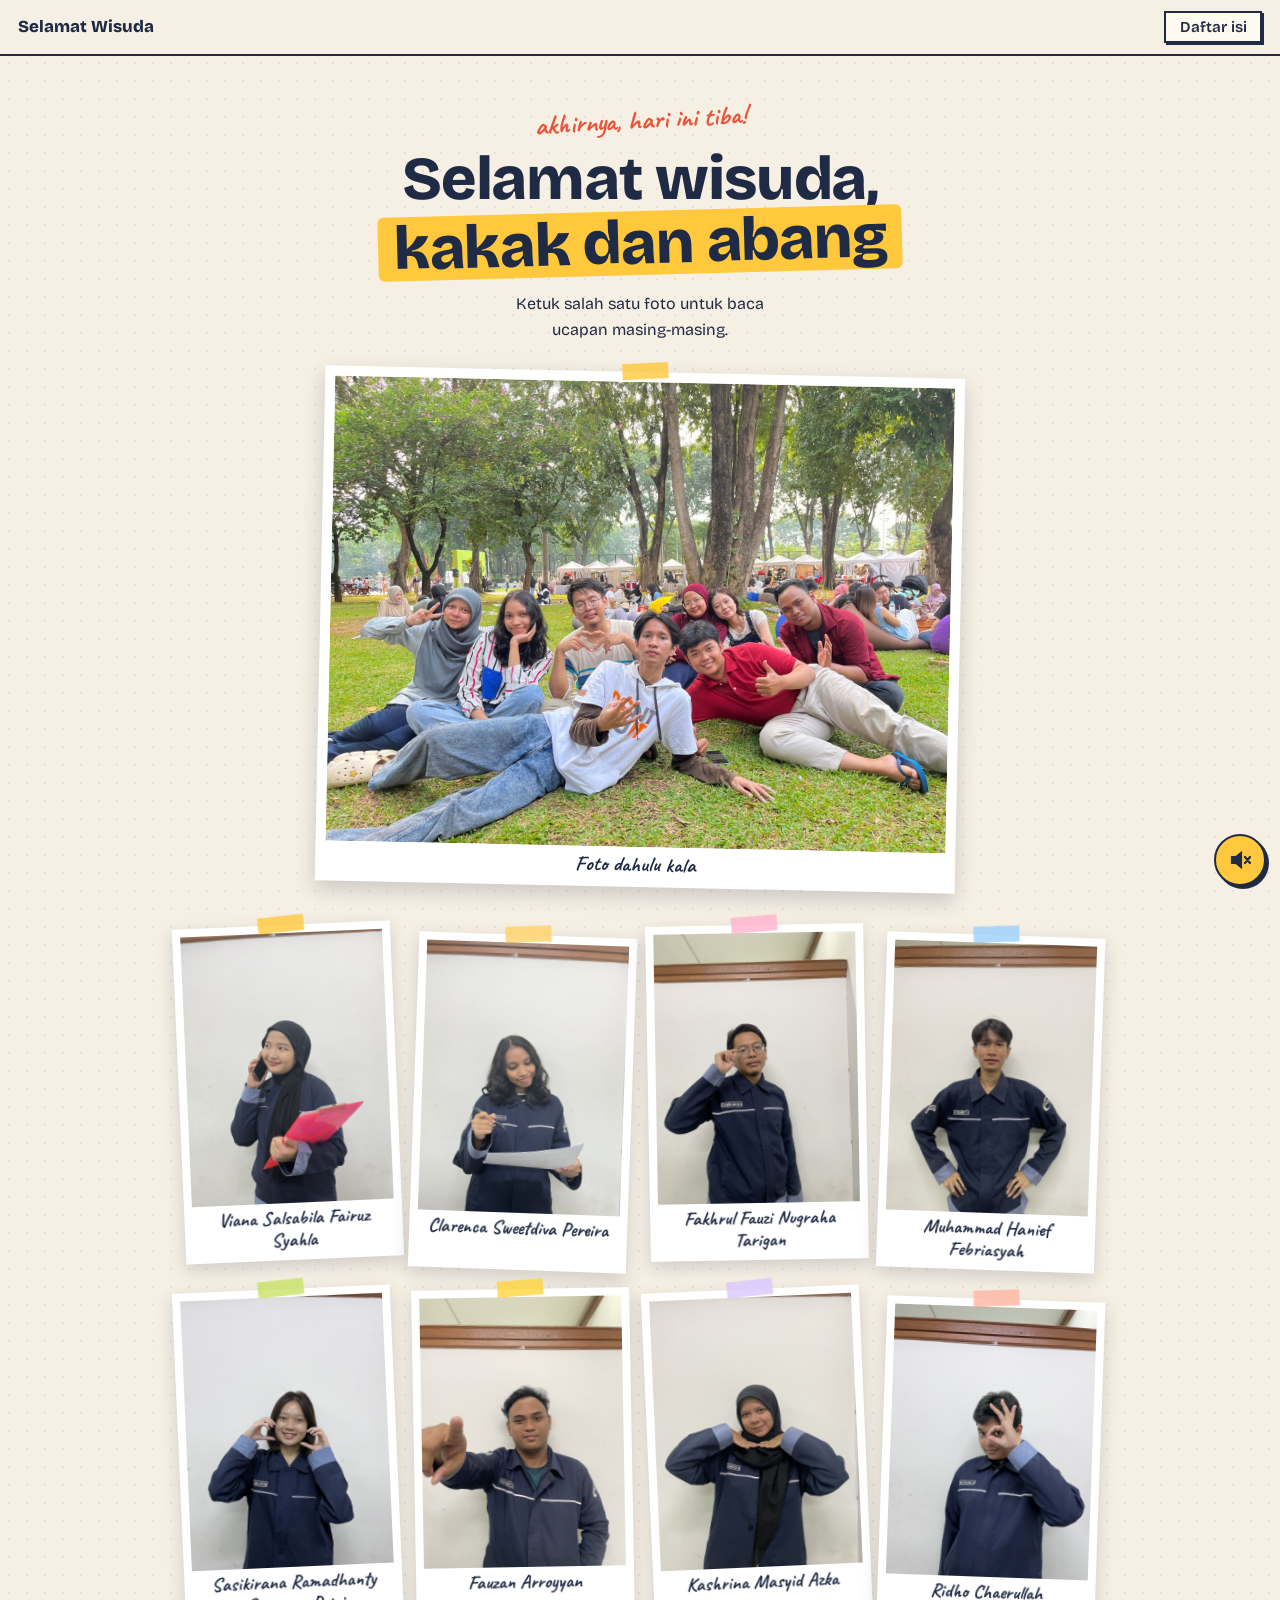
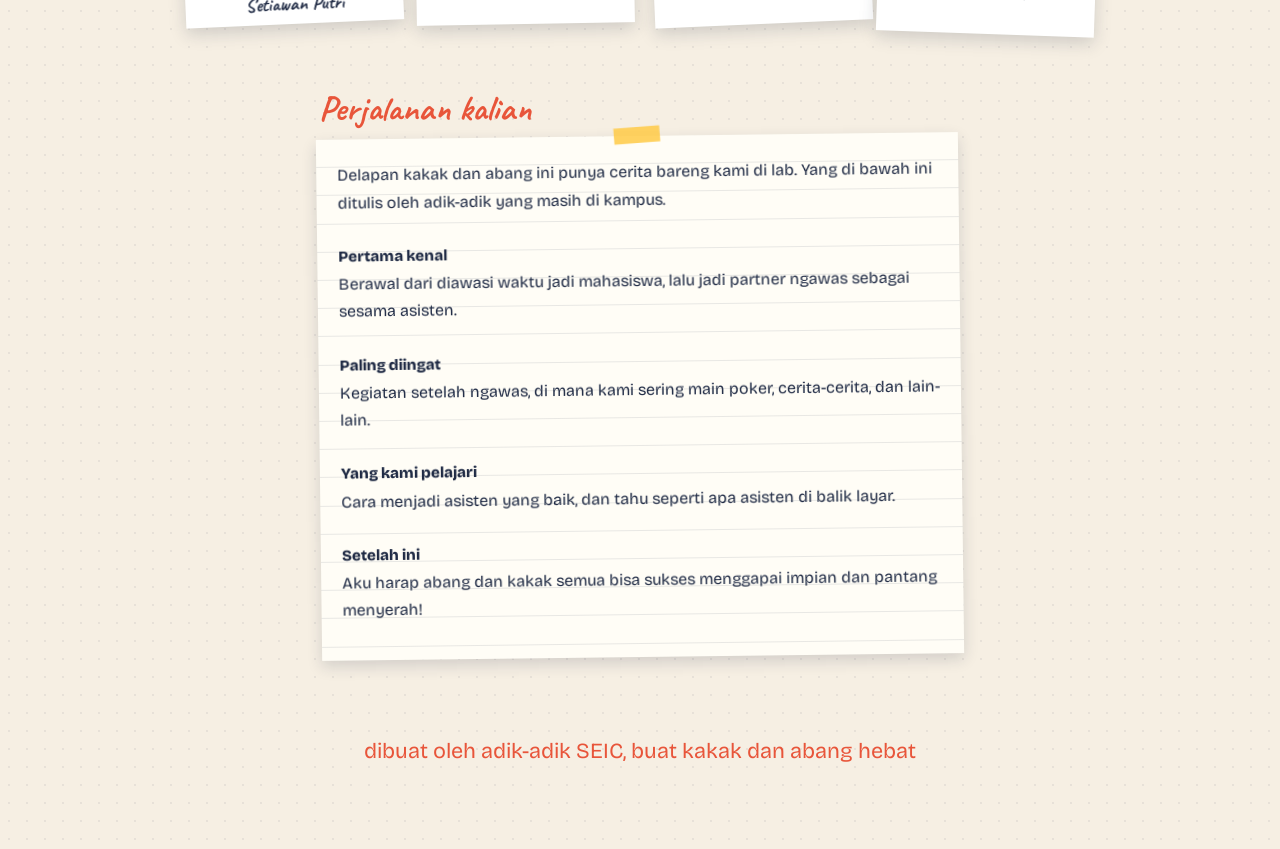
<file: index.html>
<!DOCTYPE html>
<html lang="id"><head>
<meta charset="UTF-8">
<meta name="viewport" content="width=device-width,initial-scale=1,viewport-fit=cover">
<meta name="description" content="Ucapan selamat wisuda untuk 8 kakak tingkat kami.">
<meta name="theme-color" content="#1a2747">
<meta property="og:title" content="Selamat wisuda, kakak-kakak">
<meta property="og:description" content="Ucapan selamat wisuda untuk 8 kakak tingkat kami.">
<meta property="og:image" content="https://USERNAME.github.io/NAMA-REPO/img/bareng.jpg">
<link rel="icon" href="data:image/svg+xml,%3Csvg xmlns='http://www.w3.org/2000/svg' viewBox='0 0 100 100'%3E%3Crect width='100' height='100' fill='%231f2a44'/%3E%3Ccircle cx='50' cy='50' r='26' fill='%23ffc83d'/%3E%3C/svg%3E">
<link rel="stylesheet" href="style.css">
<title>Selamat wisuda, kakak-kakak</title>
</head>
<body data-page="0">
<main>
<header class="hero">
  <span class="hand">akhirnya, hari ini tiba!</span>
  <h1>Selamat wisuda, <mark>kakak dan abang</mark></h1>
  <p>Ketuk salah satu foto untuk baca ucapan masing-masing.</p>
</header>
<section class="bareng">
  <figure class="tape"><div class="foto" data-label="img/bareng.jpg"><img fetchpriority="high" decoding="async" src="img/bareng.jpg" alt="Foto bareng"></div>
  <figcaption>Foto dahulu kala</figcaption></figure>
</section>
<section id="galeri" class="galeri"></section>
<section class="cerita">
  <h2>Perjalanan kalian</h2>
  <div class="memo tape">
    <p>Delapan kakak dan abang ini punya cerita bareng kami di lab. Yang di bawah ini ditulis oleh adik-adik yang masih di kampus.</p>
    <div class="baris"><b>Pertama kenal</b><p>Berawal dari diawasi waktu jadi mahasiswa, lalu jadi partner ngawas sebagai sesama asisten.</p></div>
    <div class="baris"><b>Paling diingat</b><p>Kegiatan setelah ngawas, di mana kami sering main poker, cerita-cerita, dan lain-lain.</p></div>
    <div class="baris"><b>Yang kami pelajari</b><p>Cara menjadi asisten yang baik, dan tahu seperti apa asisten di balik layar.</p></div>
    <div class="baris"><b>Setelah ini</b><p>Aku harap abang dan kakak semua bisa sukses menggapai impian dan pantang menyerah!</p></div>
  </div>
</section>
</main>
<script src="script.js"></script>
</body></html>
</file>
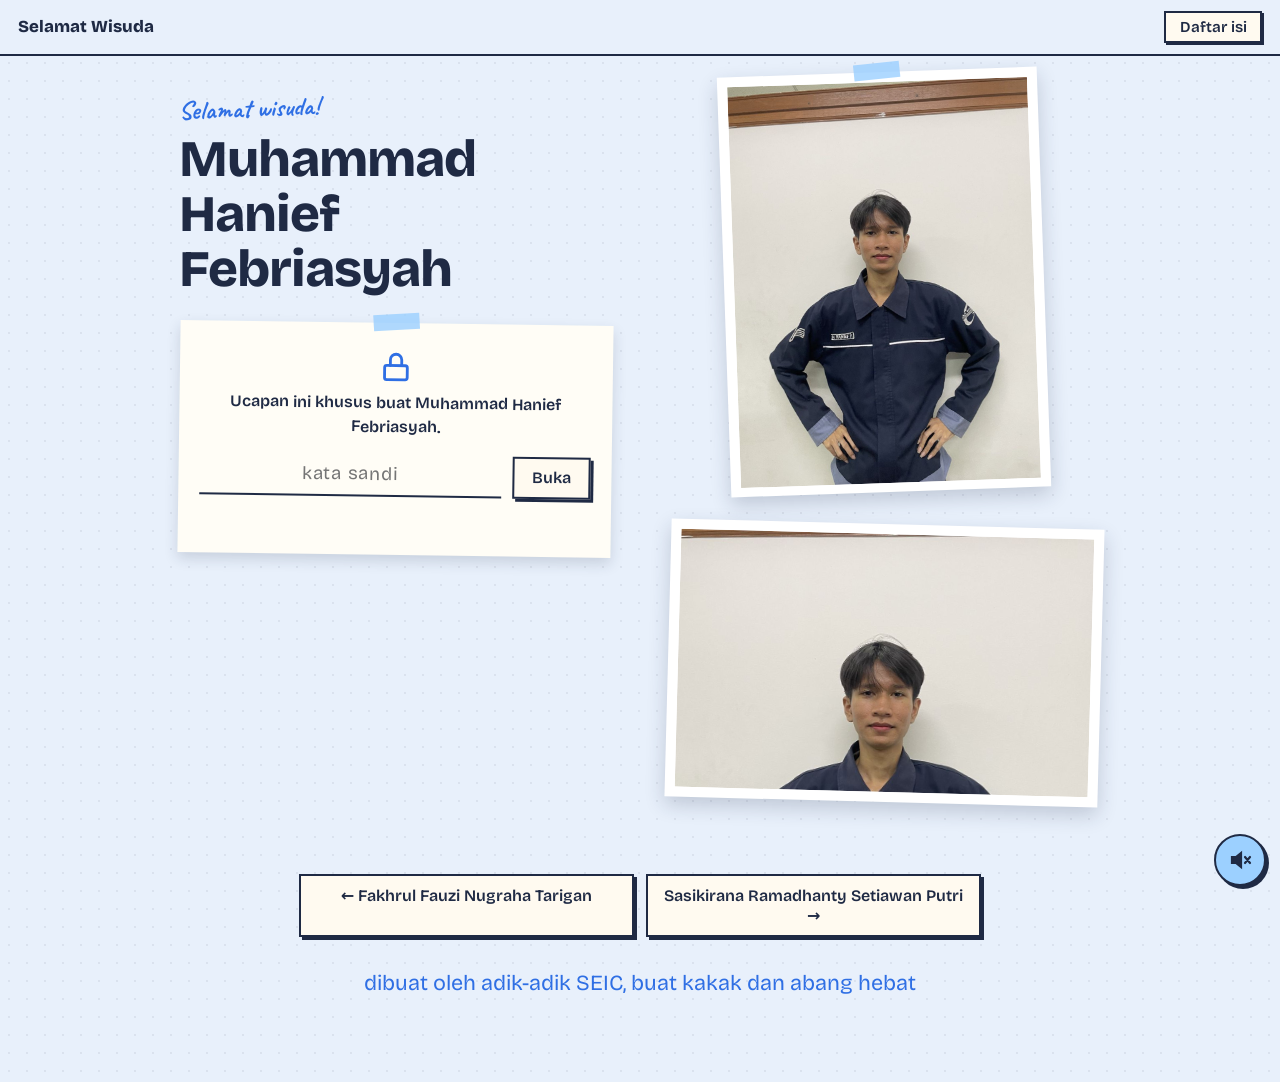
<file: bang-hanip.html>
<!DOCTYPE html>
<html lang="id"><head>
<meta charset="UTF-8">
<meta name="viewport" content="width=device-width,initial-scale=1,viewport-fit=cover">
<meta name="description" content="Ucapan selamat wisuda untuk 8 kakak tingkat kami.">
<meta name="theme-color" content="#1a2747">
<meta property="og:title" content="Selamat wisuda, kakak-kakak">
<meta property="og:description" content="Ucapan selamat wisuda untuk 8 kakak tingkat kami.">
<meta property="og:image" content="https://USERNAME.github.io/NAMA-REPO/img/bareng.jpg">
<link rel="icon" href="data:image/svg+xml,%3Csvg xmlns='http://www.w3.org/2000/svg' viewBox='0 0 100 100'%3E%3Crect width='100' height='100' fill='%231f2a44'/%3E%3Ccircle cx='50' cy='50' r='26' fill='%23ffc83d'/%3E%3C/svg%3E">
<link rel="stylesheet" href="style.css">
<title>Selamat wisuda, Bang Hanip</title>
</head>
<body data-page="4">
<main class="kating">
<section class="profil">
  <span class="hand">Selamat wisuda!</span>
  <h1 data-nama>Nama Kating 4</h1>
  <!--UCAPAN-->
<div id="kunci" data-iter="200000" data-salt="/dFbn5ZfdAXoXGPdq8kf/g==" data-iv="tFwZD1qeIppcF3c6" data-ct="9uvW5zI/i/rp6BYvRujn5JZDQqaepzCrLi16mVVZK7pO7nQEsB2iv53jQ3mSHEsTxUXUTUafnhHrnDelXrtQGxidXr1jozV5uXM6LRaPQaaMU3SOg71bqsNoc1/1G1K9v7ygj0oFl23J1RN3ImAEsE7u6LPsNJh4y/J2v1oyPro1lMO2cOxg0TpDWnq6gm48J+MmBDJAeJxMmbAW+AS82kGbslXXdDL/k+EQ+3dMA78Q0fVitqV1InmMV6NkJ7blrLmJdG4/irnkhdMr3Sm9+nM2IxL09l6caP8VWj6qZFzs35lfrfE64/Ffoxp6B93pd/6cwLlkYQ32067PDHVFq9ZgaBhfqcvbbbftI5xJcL9mrMy6CfrJaVRKVngT0QjZA3dLQ98Xu9rzzAZk1FGTfDo4vWv3OdnhGx/8wZS/y4kjAN99AuKIH+USEXMwquXT3QrLEfoU1qK+flxcl8/GrecFrgF67JxFOPv6RT96/1k49qz2XPNbdexRdA==" data-hint=""></div>
<noscript><p>Halaman ini butuh JavaScript untuk membuka ucapan.</p></noscript>
<!--/UCAPAN-->
</section>
<section class="galeri-kating">
  <figure class="bingkai potret tape"><div class="foto" data-label="img/kating4-potret.jpg"><img fetchpriority="high" decoding="async" src="img/kating4-potret.jpg" alt="Foto potret"></div><!-- <figcaption>caption foto</figcaption> --></figure>
  <figure class="bingkai lanskap"><div class="foto" data-label="img/kating4-lanskap.jpg"><img loading="lazy" decoding="async" src="img/kating4-lanskap.jpg" alt="Foto lanskap"></div><!-- <figcaption>caption foto</figcaption> --></figure>
</section>
</main>
<div class="pager"><a data-prev href="bang-oji.html">← Sebelumnya</a><a data-next href="kak-putri.html">Selanjutnya →</a></div>
<script src="script.js"></script>
</body></html>
</file>
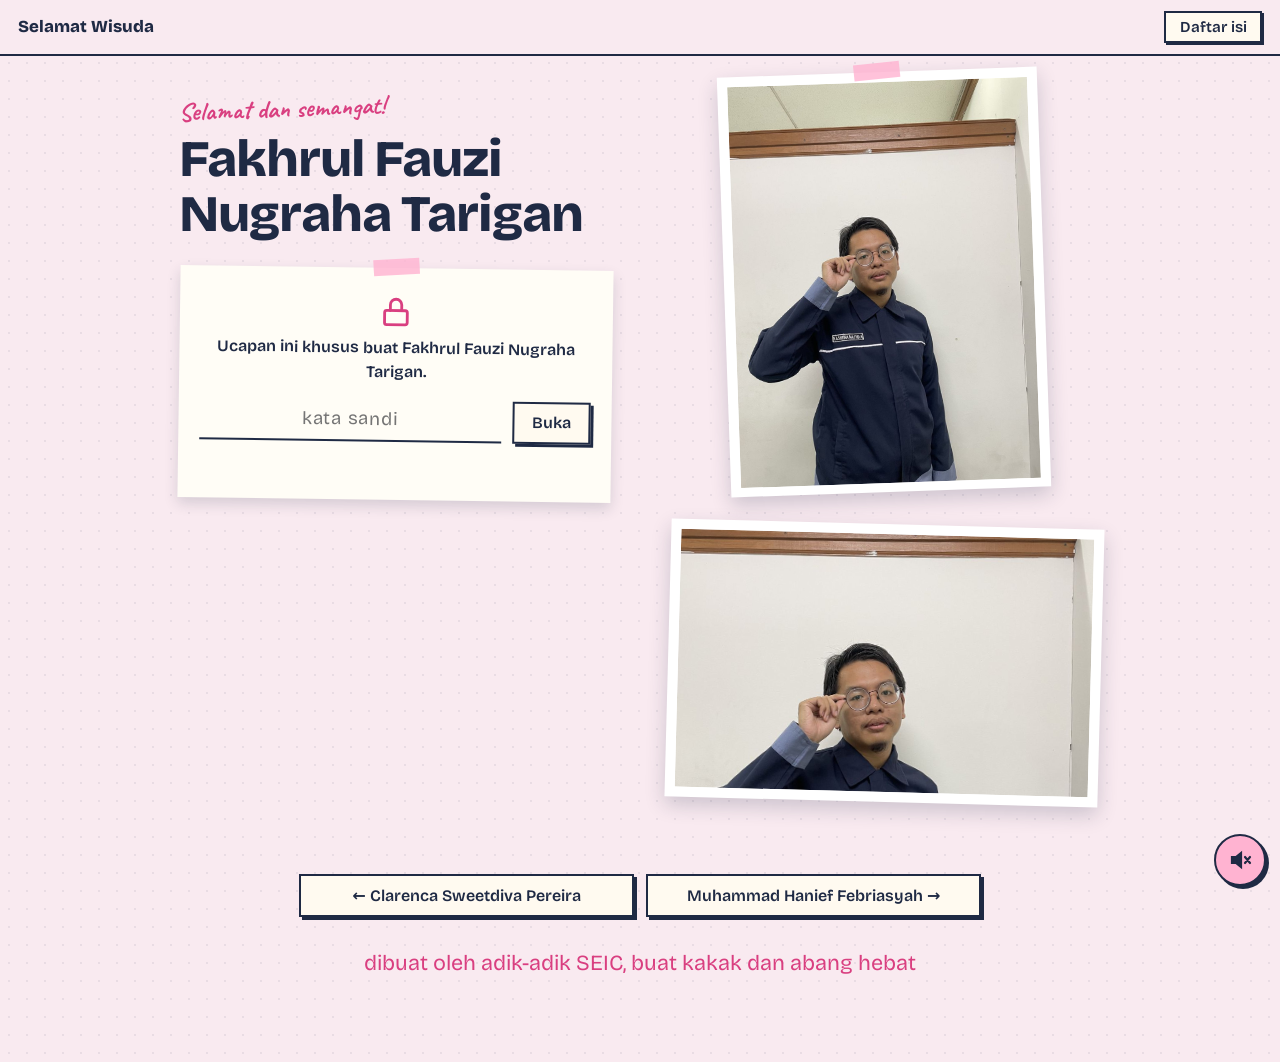
<file: bang-oji.html>
<!DOCTYPE html>
<html lang="id"><head>
<meta charset="UTF-8">
<meta name="viewport" content="width=device-width,initial-scale=1,viewport-fit=cover">
<meta name="description" content="Ucapan selamat wisuda untuk 8 kakak tingkat kami.">
<meta name="theme-color" content="#1a2747">
<meta property="og:title" content="Selamat wisuda, kakak-kakak">
<meta property="og:description" content="Ucapan selamat wisuda untuk 8 kakak tingkat kami.">
<meta property="og:image" content="https://USERNAME.github.io/NAMA-REPO/img/bareng.jpg">
<link rel="icon" href="data:image/svg+xml,%3Csvg xmlns='http://www.w3.org/2000/svg' viewBox='0 0 100 100'%3E%3Crect width='100' height='100' fill='%231f2a44'/%3E%3Ccircle cx='50' cy='50' r='26' fill='%23ffc83d'/%3E%3C/svg%3E">
<link rel="stylesheet" href="style.css">
<title>Selamat dan semangat, Bang Oji</title>
</head>
<body data-page="3">
<main class="kating">
<section class="profil">
  <span class="hand">Selamat dan semangat!</span>
  <h1 data-nama>Nama Kating 3</h1>
  <!--UCAPAN-->
<div id="kunci" data-iter="200000" data-salt="2IlvFqDdfE3ct/12LDLGRg==" data-iv="MElzX35mpzCPcTow" data-ct="[base64]/v7fVpeG+sEiZApzjberGB/cv9jYgY7IYj8ej+Vrw2iPQgM1Y235NDYY1MBv48rxsqaTfESWzPnpL3ZFzS970hSJNJOA6hU94Z/s7FId1AAFNTTWWZPJyZphYiHW/PfU++RxaLzaBOqRYRx5huhUedP1vtDnklIMhnPkzrwDuo6fjnonvgiU4ITl+xpfiNYlE3wD8KJhWVre+Qkb/E7HQuttoglEL7c1FkkPnSxZyhsUH7KjjSMpUMfATw==" data-hint=""></div>
<noscript><p>Halaman ini butuh JavaScript untuk membuka ucapan.</p></noscript>
<!--/UCAPAN-->
</section>
<section class="galeri-kating">
  <figure class="bingkai potret tape"><div class="foto" data-label="img/kating3-potret.jpg"><img fetchpriority="high" decoding="async" src="img/kating3-potret.jpg" alt="Foto potret"></div><!-- <figcaption>caption foto</figcaption> --></figure>
  <figure class="bingkai lanskap"><div class="foto" data-label="img/kating3-lanskap.jpg"><img loading="lazy" decoding="async" src="img/kating3-lanskap.jpg" alt="Foto lanskap"></div><!-- <figcaption>caption foto</figcaption> --></figure>
</section>
</main>
<div class="pager"><a data-prev href="kak-diva.html">← Sebelumnya</a><a data-next href="bang-hanip.html">Selanjutnya →</a></div>
<script src="script.js"></script>
</body></html>
</file>
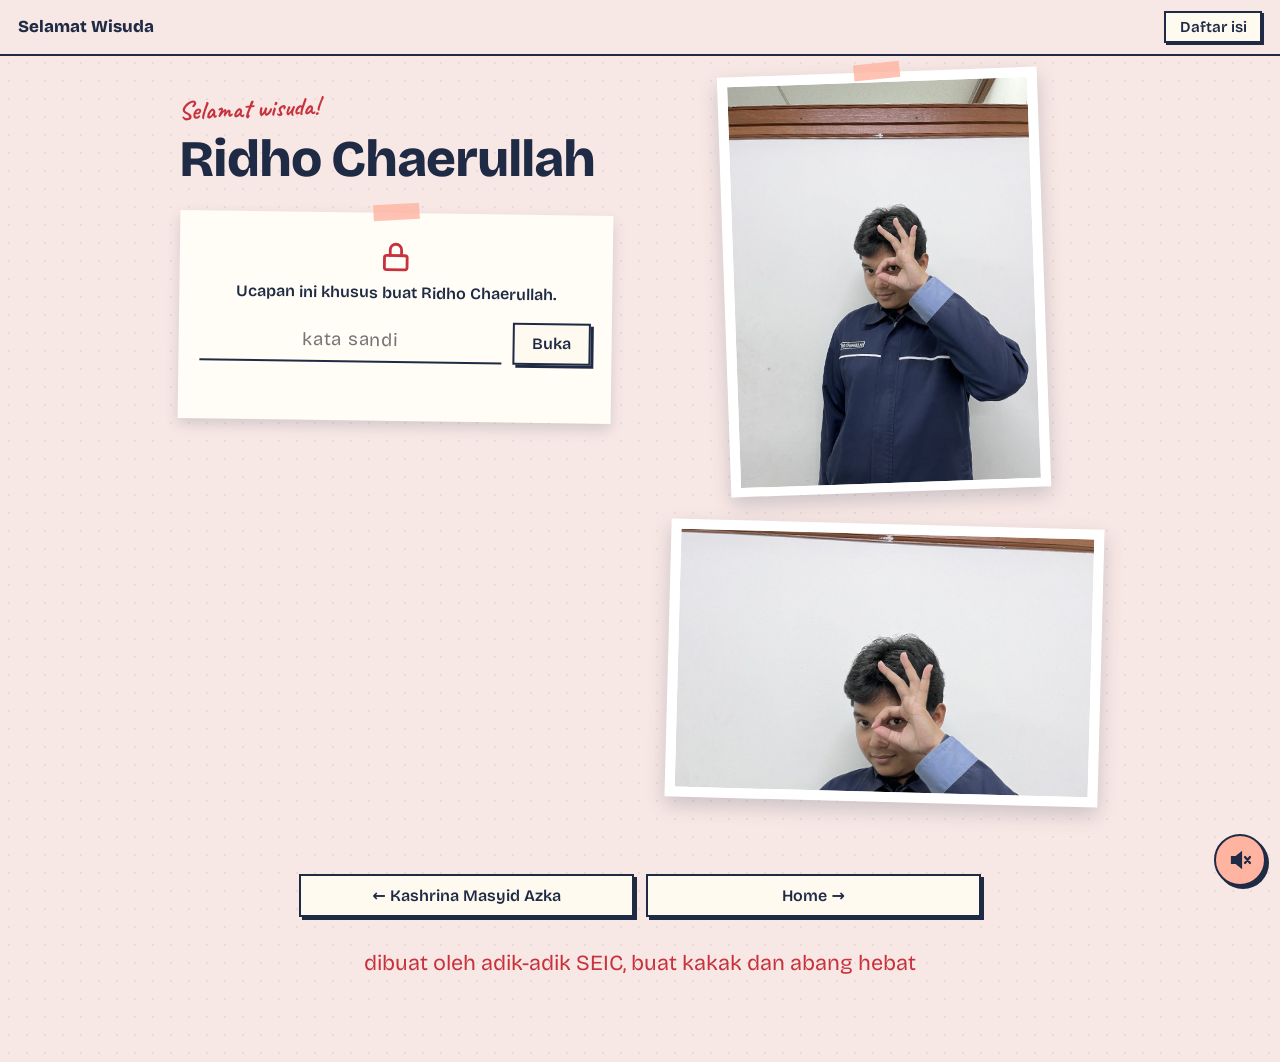
<file: bang-ridho.html>
<!DOCTYPE html>
<html lang="id"><head>
<meta charset="UTF-8">
<meta name="viewport" content="width=device-width,initial-scale=1,viewport-fit=cover">
<meta name="description" content="Ucapan selamat wisuda untuk 8 kakak tingkat kami.">
<meta name="theme-color" content="#1a2747">
<meta property="og:title" content="Selamat wisuda, kakak-kakak">
<meta property="og:description" content="Ucapan selamat wisuda untuk 8 kakak tingkat kami.">
<meta property="og:image" content="https://USERNAME.github.io/NAMA-REPO/img/bareng.jpg">
<link rel="icon" href="data:image/svg+xml,%3Csvg xmlns='http://www.w3.org/2000/svg' viewBox='0 0 100 100'%3E%3Crect width='100' height='100' fill='%231f2a44'/%3E%3Ccircle cx='50' cy='50' r='26' fill='%23ffc83d'/%3E%3C/svg%3E">
<link rel="stylesheet" href="style.css">
<title>Selamat wisuda, Bang Ridho</title>
</head>
<body data-page="8">
<main class="kating">
<section class="profil">
  <span class="hand">Selamat wisuda!</span>
  <h1 data-nama>Nama Kating 8</h1>
  <!--UCAPAN-->
<div id="kunci" data-iter="200000" data-salt="QSjOSieqb+bavN/8Pj6U3w==" data-iv="19z8S0n0/K1pD4xx" data-ct="9tR7HkaUrc5DVZmUy23uxnKUDx/qqGLpisjgpOe8fss1zUkn9V27Nwe5CgKs7g1rZEmSegs0qReyAicGNtHMm6TMYTm77jSgr8NPrGEA4cfEPRFulOO20/JonT9ftYm3+CEOlK4T3mM8V/phjPNYNZOfQr0SPlswr52ghbfaPGquebtgk9gGn+OSDu5PT8sH6gq4EdTtTRHz9JWz2QSFPgO34YYBXUB+Dy3sCf6PWwV9Ywx2c6j/miRBKduFX3RFtjWQTlooi7LyX/jgey+40BS/bQYmc4pzOBli+xLOMOb+HcZgRVut83GDxCRk7DAgEp/vmzfgJ/VPm7HjtCL5dNl3CfJQCf35bLXUQrvG1ZN2PeiZ5rrwDIrOXrmWPczsMkkxSGnC0+MCM39I3E3dvdpaS1f3Nnj2xp0404+ugjLL+ZfCJt3G+mc8StyxyXAFxEqoC70nbqCXnesrE7PND4lXHtZvHqkB7+0usWvgv3dYfbQAg64YXqmm2CRst+QqG+S2GmZpBZvGl5/wAmVv5F/5ra3ACVPvRwD7IHPdVGL1yp2G6fvxqNKOjJ19EGj1aI974aOwAw/CyB2e9dMs8jYi9m7ryIVr/TBdyaaq5xdfKa22HPD+S01bJUgnw4nRRKEc1syVMPSPTQLmlBio+wXhCmVqLcIlxOAWr47FMeNNINgcewtohXYcx57ZSDUK1Q2CCFCAb7zFbfDMdyrsrSXfVEySxJB7/Rh2wPMVR1Ndx/CymHubXpkGhpdkjooHeq7NLV5DaBnv6v2uXGbLZj7SY53kZpPWgd0JWEdNgxwBcyhbavUtwgE935K9YGBrjHlHsusAzd5waq/nks5m06yHIyQOPZ31ps3ZzFcA3oFiRceyoxc8EGXXNrWPnmLdY/SjcaxjRF5BUtyMyJH1M7q7HmT6qIs89pnruKHRyhsQYwhOIBhtuilvW9Awngzs1zMF0vjKZXz0yeY+SE0jBGZ34/7HJI6oFg==" data-hint=""></div>
<noscript><p>Halaman ini butuh JavaScript untuk membuka ucapan.</p></noscript>
<!--/UCAPAN-->
</section>
<section class="galeri-kating">
  <figure class="bingkai potret tape"><div class="foto" data-label="img/kating8-potret.jpg"><img fetchpriority="high" decoding="async" src="img/kating8-potret.jpg" alt="Foto potret"></div><!-- <figcaption>caption foto</figcaption> --></figure>
  <figure class="bingkai lanskap"><div class="foto" data-label="img/kating8-lanskap.jpg"><img loading="lazy" decoding="async" src="img/kating8-lanskap.jpg" alt="Foto lanskap"></div><!-- <figcaption>caption foto</figcaption> --></figure>
</section>
</main>
<div class="pager"><a data-prev href="kak-kash.html">← Sebelumnya</a><a data-next href="index.html">Selanjutnya →</a></div>
<script src="script.js"></script>
</body></html>
</file>
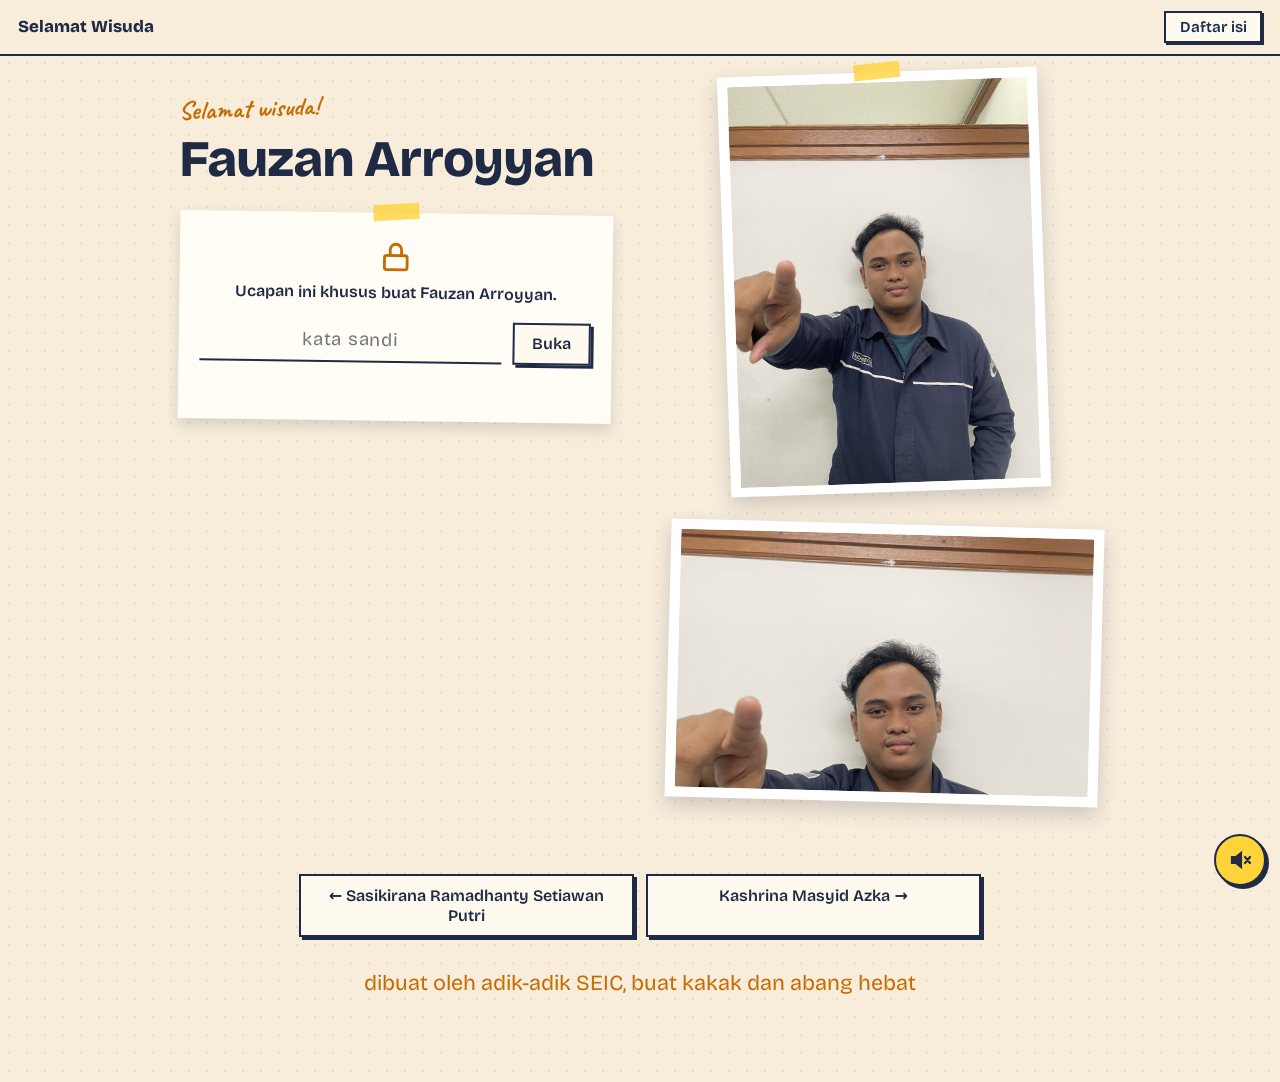
<file: bang-roy.html>
<!DOCTYPE html>
<html lang="id"><head>
<meta charset="UTF-8">
<meta name="viewport" content="width=device-width,initial-scale=1,viewport-fit=cover">
<meta name="description" content="Ucapan selamat wisuda untuk 8 kakak tingkat kami.">
<meta name="theme-color" content="#1a2747">
<meta property="og:title" content="Selamat wisuda, kakak-kakak">
<meta property="og:description" content="Ucapan selamat wisuda untuk 8 kakak tingkat kami.">
<meta property="og:image" content="https://USERNAME.github.io/NAMA-REPO/img/bareng.jpg">
<link rel="icon" href="data:image/svg+xml,%3Csvg xmlns='http://www.w3.org/2000/svg' viewBox='0 0 100 100'%3E%3Crect width='100' height='100' fill='%231f2a44'/%3E%3Ccircle cx='50' cy='50' r='26' fill='%23ffc83d'/%3E%3C/svg%3E">
<link rel="stylesheet" href="style.css">
<title>Selamat wisuda, Bang Roy</title>
</head>
<body data-page="6">
<main class="kating">
<section class="profil">
  <span class="hand">Selamat wisuda!</span>
  <h1 data-nama>Nama Kating 6</h1>
  <!--UCAPAN-->
<div id="kunci" data-iter="200000" data-salt="0/CjjY5TiCxCJOKyjiHxFA==" data-iv="pzso7Es1PyRx1W6K" data-ct="ThMOw/97/LLdMY0EFGKnTlpL3phO34OL91DUwK/6EOxanrg+b2wbF2VjgAOCAEIvlpw68ClpKB3CGhsxnKoMnqB/qmIA7qju56o+2MQuQKTxQwhiZJedbxuV6QXeZYLbo8DSHd/ndmcum1Dzm5jfksPNms+WuBDy1bVaOU8qksL2xkGvBW+/[base64]/IquY4lG9QjTnW+gjfATwU5soXxWpjJs5eyhAk29OXvXl/u+KBD4H4h1OQnnIhCIoi+K+m94cq4Txmh4v86gujN6ZWiovgWPXHeQTU+jgLsb9qDCgUjTdcHT93diqWMpEk1o=" data-hint=""></div>
<noscript><p>Halaman ini butuh JavaScript untuk membuka ucapan.</p></noscript>
<!--/UCAPAN-->
</section>
<section class="galeri-kating">
  <figure class="bingkai potret tape"><div class="foto" data-label="img/kating6-potret.jpg"><img fetchpriority="high" decoding="async" src="img/kating6-potret.jpg" alt="Foto potret"></div><!-- <figcaption>caption foto</figcaption> --></figure>
  <figure class="bingkai lanskap"><div class="foto" data-label="img/kating6-lanskap.jpg"><img loading="lazy" decoding="async" src="img/kating6-lanskap.jpg" alt="Foto lanskap"></div><!-- <figcaption>caption foto</figcaption> --></figure>
</section>
</main>
<div class="pager"><a data-prev href="kak-putri.html">← Sebelumnya</a><a data-next href="kak-kash.html">Selanjutnya →</a></div>
<script src="script.js"></script>
</body></html>
</file>
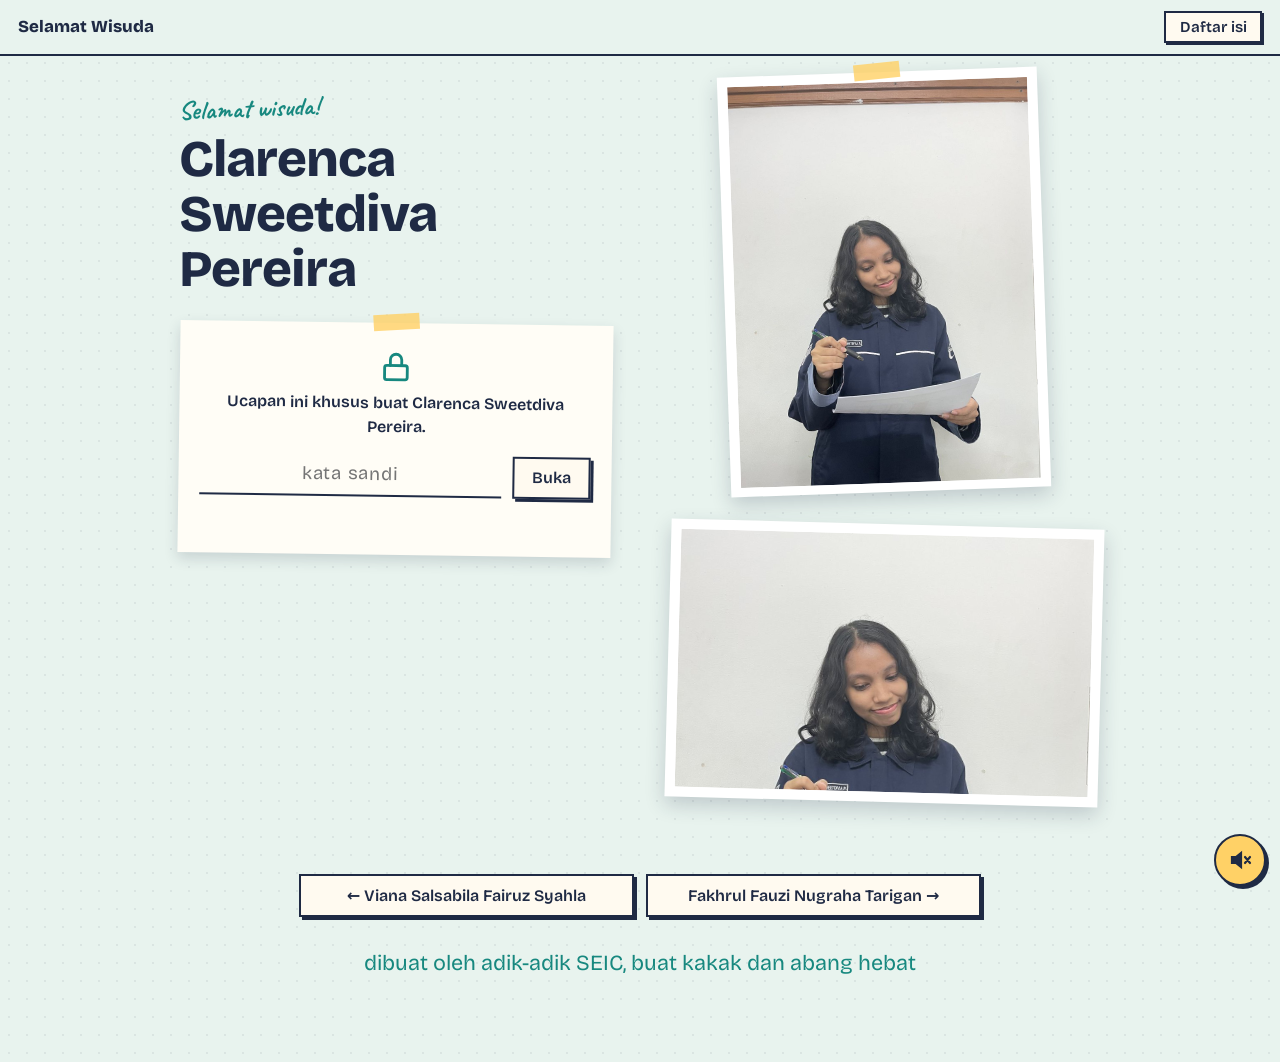
<file: kak-diva.html>
<!DOCTYPE html>
<html lang="id"><head>
<meta charset="UTF-8">
<meta name="viewport" content="width=device-width,initial-scale=1,viewport-fit=cover">
<meta name="description" content="Ucapan selamat wisuda untuk 8 kakak tingkat kami.">
<meta name="theme-color" content="#1a2747">
<meta property="og:title" content="Selamat wisuda, kakak-kakak">
<meta property="og:description" content="Ucapan selamat wisuda untuk 8 kakak tingkat kami.">
<meta property="og:image" content="https://USERNAME.github.io/NAMA-REPO/img/bareng.jpg">
<link rel="icon" href="data:image/svg+xml,%3Csvg xmlns='http://www.w3.org/2000/svg' viewBox='0 0 100 100'%3E%3Crect width='100' height='100' fill='%231f2a44'/%3E%3Ccircle cx='50' cy='50' r='26' fill='%23ffc83d'/%3E%3C/svg%3E">
<link rel="stylesheet" href="style.css">
<title>Selamat wisuda, Kak Diva</title>
</head>
<body data-page="2">
<main class="kating">
<section class="profil">
  <span class="hand">Selamat wisuda!</span>
  <h1 data-nama>Nama Kating 2</h1>
  <!--UCAPAN-->
<div id="kunci" data-iter="200000" data-salt="OmUCQWSyB+lZZdTJhGRAzw==" data-iv="wJXRUzoDAVwMRfYy" data-ct="EvBuU9/Rzh/HKMua7aj9cEfpYQfGKg9DPGyVu3+CY+bFmyVADjmRgQ5LEox/IJUyn2BFVVGStJv2QeVkGuyKNztfxnvz+/levoucTMQD4McPVwERMZ41DCtwFcGlotMHyMp3Y+MdMyoYWqHPNYPv9xWTOtqRFDd6+mPN0AmfrJP/bEeOMAvjpBf/e72qIz7Rtfo9hWIeE5BfbSz4a14y/6SYfaP077KIy0IWhS9ualK/[base64]/Wa2Eu4zcMEmrTujL/DJb06qrMS30Q9MjsY4Aa9Bd72vOmHmbrZqAvJyEHYvXPQ331DFsZR9x2Bvqh5L8IcnkSa/LJF05jvGMe9w61ibuE5TCpN9DAdNK6iOP+XFofTnFci1KAiXE4n6QBvAssa2WnfdgZV7nAxj1dgReiVcHdKpTy6SeGox2xBBmd4J44O1joc8DN5Xjo0aeCWQyoGPWkHXRhdhRgFyq9UbF/eNPNCzsZ" data-hint=""></div>
<noscript><p>Halaman ini butuh JavaScript untuk membuka ucapan.</p></noscript>
<!--/UCAPAN-->
</section>
<section class="galeri-kating">
  <figure class="bingkai potret tape"><div class="foto" data-label="img/kating2-potret.jpg"><img fetchpriority="high" decoding="async" src="img/kating2-potret.jpg" alt="Foto potret"></div><!-- <figcaption>caption foto</figcaption> --></figure>
  <figure class="bingkai lanskap"><div class="foto" data-label="img/kating2-lanskap.jpg"><img loading="lazy" decoding="async" src="img/kating2-lanskap.jpg" alt="Foto lanskap"></div><!-- <figcaption>caption foto</figcaption> --></figure>
</section>
</main>
<div class="pager"><a data-prev href="kak-viana.html">← Sebelumnya</a><a data-next href="bang-oji.html">Selanjutnya →</a></div>
<script src="script.js"></script>
</body></html>
</file>
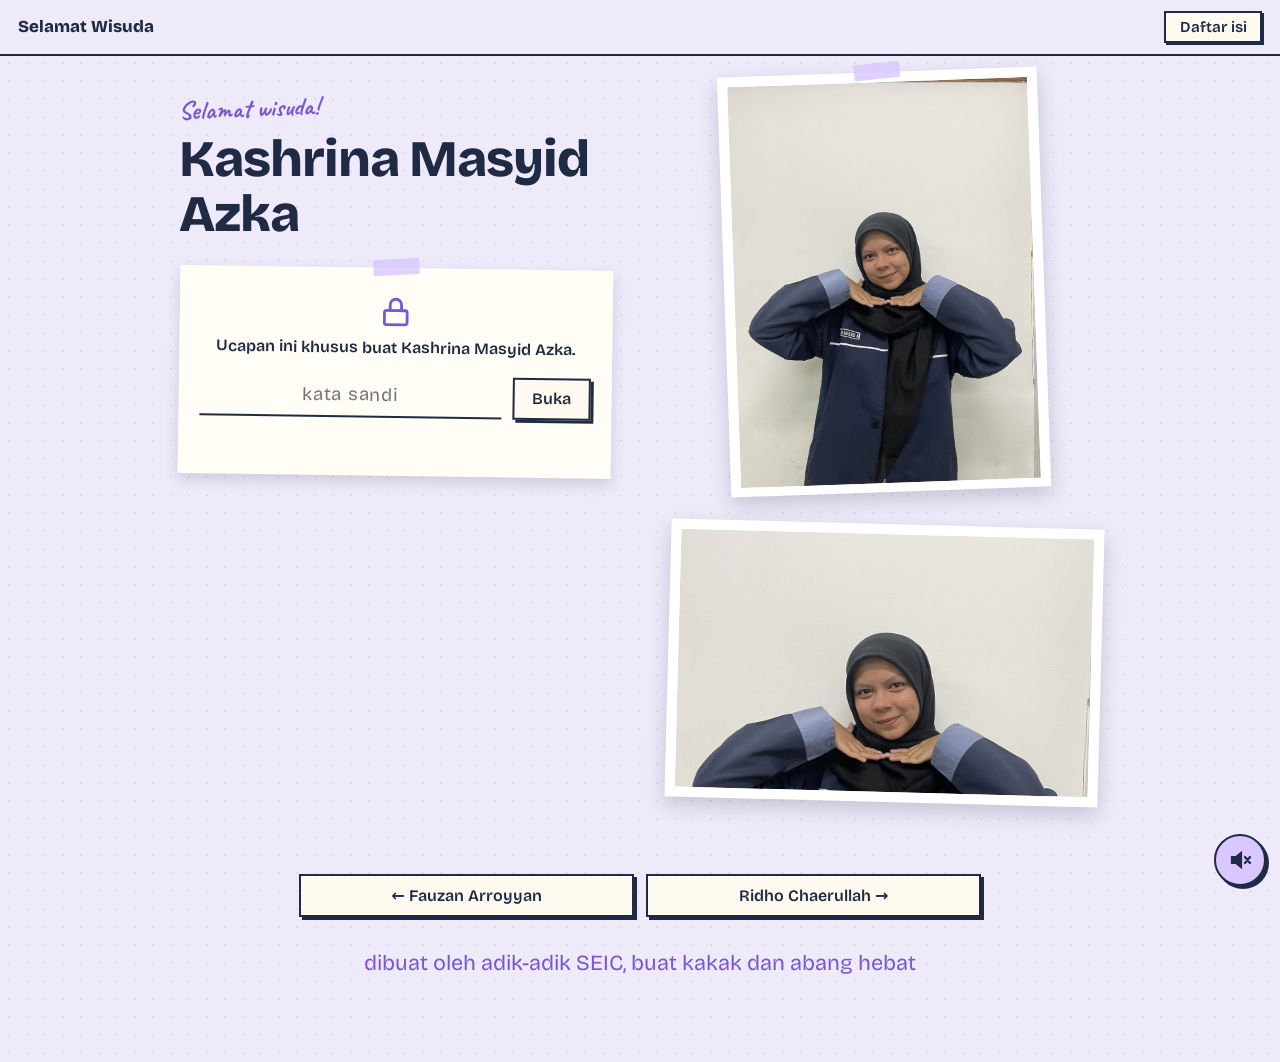
<file: kak-kash.html>
<!DOCTYPE html>
<html lang="id"><head>
<meta charset="UTF-8">
<meta name="viewport" content="width=device-width,initial-scale=1,viewport-fit=cover">
<meta name="description" content="Ucapan selamat wisuda untuk 8 kakak tingkat kami.">
<meta name="theme-color" content="#1a2747">
<meta property="og:title" content="Selamat wisuda, kakak-kakak">
<meta property="og:description" content="Ucapan selamat wisuda untuk 8 kakak tingkat kami.">
<meta property="og:image" content="https://USERNAME.github.io/NAMA-REPO/img/bareng.jpg">
<link rel="icon" href="data:image/svg+xml,%3Csvg xmlns='http://www.w3.org/2000/svg' viewBox='0 0 100 100'%3E%3Crect width='100' height='100' fill='%231f2a44'/%3E%3Ccircle cx='50' cy='50' r='26' fill='%23ffc83d'/%3E%3C/svg%3E">
<link rel="stylesheet" href="style.css">
<title>Selamat wisuda, Kak Kash</title>
</head>
<body data-page="7">
<main class="kating">
<section class="profil">
  <span class="hand">Selamat wisuda!</span>
  <h1 data-nama>Nama Kating 7</h1>
  <!--UCAPAN-->
<div id="kunci" data-iter="200000" data-salt="e0HqAtz2lZojzY8tQvmAGQ==" data-iv="iOqkOLWMmmi+teab" data-ct="tEc6liVT+PgheV0VZCsGkr09xU2zRy8ly6WYjkMIorsx+ZcbX23TslyO4zi8hR+CsgkUzrbn7bjRy4qnlwKKr1korgsLTnPTHMfIiE8k9zNdy04eYhHsoMj4TRGcK5wfiD9/00+ym4JNOMIEQwTnWlBfdAKHddHICePXkzDpWJAcJlp/AlrtBBacbgOt1IeNi35/smRcIJkEa3HilkJ6XlwLbTxPhpBPUMZ+xN9uLdlI6d9Cz4FovAxFgamEhZiHdkED31S9gRoPyIFnF+5VegZ6XB0j/+Tf1gtqP+YubfYA37z9U+wj4ObzvvqDhGjBhdZCWM5PpkuH0JHG49RfLyReyaB2IXx2eJKgeY1Btr2KeTSzc37fwuNM9ynRG9saha+HeRc0z5TC9c6q9jqkgpFr2tXC3uMmlBgGTn/mlW7eOr6FvPE98Bx/R1z9BI6IpkyUR4hevQlg4eJaMxHCIjBcwYAH24x6/4TAIyE=" data-hint=""></div>
<noscript><p>Halaman ini butuh JavaScript untuk membuka ucapan.</p></noscript>
<!--/UCAPAN-->
</section>
<section class="galeri-kating">
  <figure class="bingkai potret tape"><div class="foto" data-label="img/kating7-potret.jpg"><img fetchpriority="high" decoding="async" src="img/kating7-potret.jpg" alt="Foto potret"></div><!-- <figcaption>caption foto</figcaption> --></figure>
  <figure class="bingkai lanskap"><div class="foto" data-label="img/kating7-lanskap.jpg"><img loading="lazy" decoding="async" src="img/kating7-lanskap.jpg" alt="Foto lanskap"></div><!-- <figcaption>caption foto</figcaption> --></figure>
</section>
</main>
<div class="pager"><a data-prev href="bang-roy.html">← Sebelumnya</a><a data-next href="bang-ridho.html">Selanjutnya →</a></div>
<script src="script.js"></script>
</body></html>
</file>
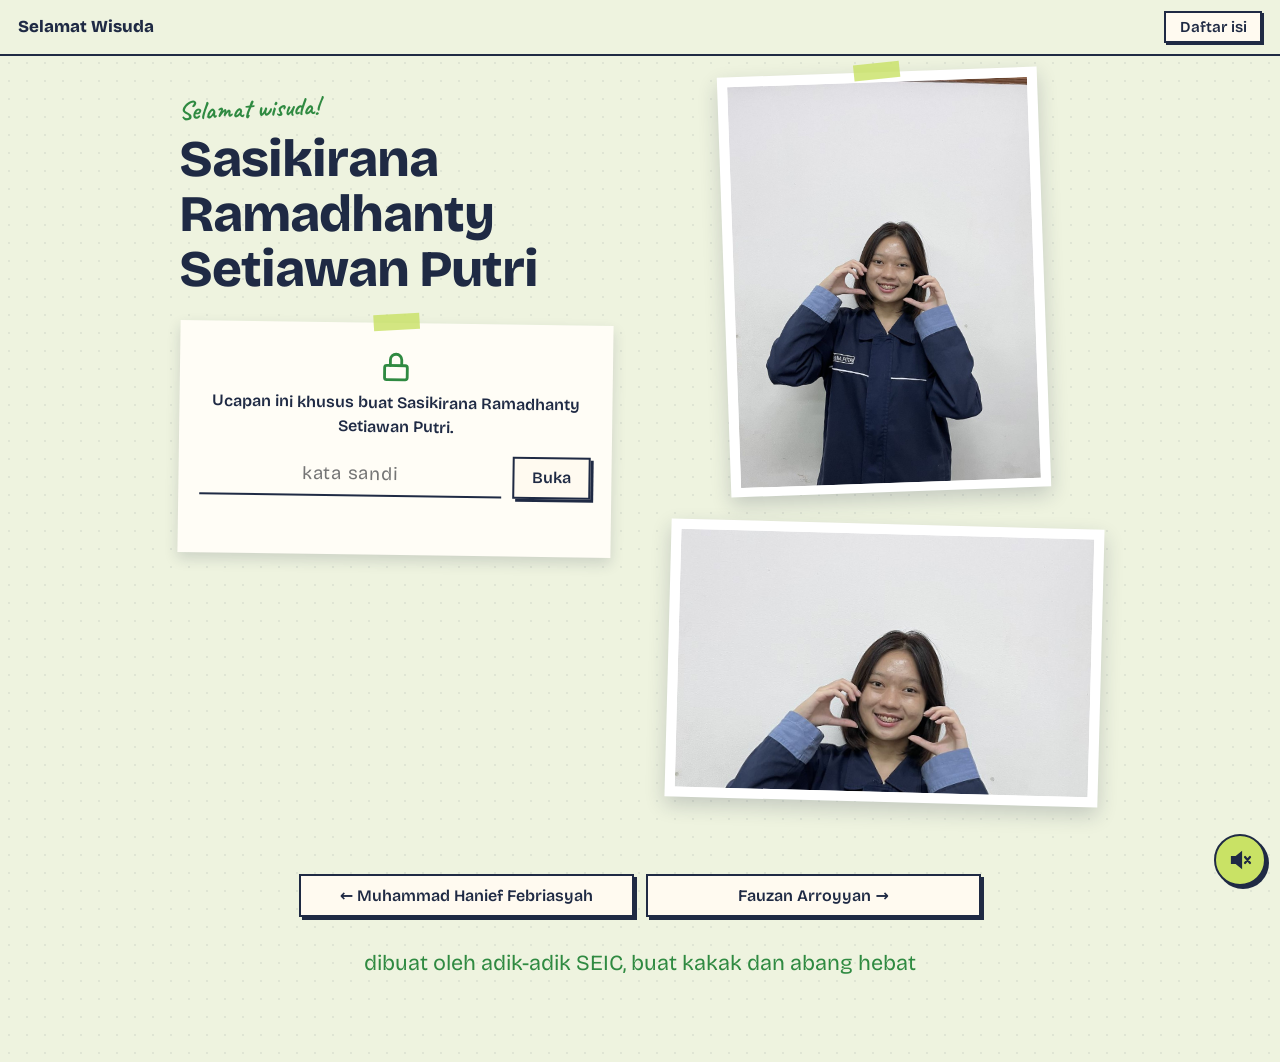
<file: kak-putri.html>
<!DOCTYPE html>
<html lang="id"><head>
<meta charset="UTF-8">
<meta name="viewport" content="width=device-width,initial-scale=1,viewport-fit=cover">
<meta name="description" content="Ucapan selamat wisuda untuk 8 kakak tingkat kami.">
<meta name="theme-color" content="#1a2747">
<meta property="og:title" content="Selamat wisuda, kakak-kakak">
<meta property="og:description" content="Ucapan selamat wisuda untuk 8 kakak tingkat kami.">
<meta property="og:image" content="https://USERNAME.github.io/NAMA-REPO/img/bareng.jpg">
<link rel="icon" href="data:image/svg+xml,%3Csvg xmlns='http://www.w3.org/2000/svg' viewBox='0 0 100 100'%3E%3Crect width='100' height='100' fill='%231f2a44'/%3E%3Ccircle cx='50' cy='50' r='26' fill='%23ffc83d'/%3E%3C/svg%3E">
<link rel="stylesheet" href="style.css">
<title>Selamat wisuda, Kak Putri</title>
</head>
<body data-page="5">
<main class="kating">
<section class="profil">
  <span class="hand">Selamat wisuda!</span>
  <h1 data-nama>Nama Kating 5</h1>
  <!--UCAPAN-->
<div id="kunci" data-iter="200000" data-salt="mQjNPS19uEL8T3+q4wiH8g==" data-iv="cRaGo5gmSyPfAiWF" data-ct="HCJz5quAiGqIm9TDzQlwCEHnv+5MAUQda08M10CBzRN6jx6ARfZ2wd7HPfrYRcODIhsXlIjluljgVxNbHK+tLSGY5/qGDAesChU3WQBAdj1Zk/K5MwxLexDgwxgGbdR8BU9o4hdZS9l0i40fdiOwBR6GpIyFAUSY8PrL+g5EkYOnbsEVmck65O/Zn+LGWO8nP+8OzLcc3fLgr5zMmKogxaePCFOqQwxPCkPrGigXWez9T04+fP2PzDp/J9+x5ylQuJa3Zx66U4Jyn6f+ZPnUnUCXaDfS1X5LMDO8bt8iHwB8PiBhapcpnIKS2vnCJ0w/26NDQFWj5eWw7l0OzKNmapKSdnrcqTgj8sGp4Fx22Klx9x1zAzcbGufrXcqipyaI7JubN8z+P0XNTFk4UwLGOSK+Fn+IqgoTqhVQ71Md4L3nfS1KbT6xVQ9rlz81mJXaKyH7EqA/FZh5NH56bE6gRVo5pPkxyprzND50uqdzCbPtukeWPQ8p9g89w3LjLMxl9cMcsIV7OdKxRfMuyi7B4Cz96X+KFpKBTTToESdZHUTNQL+bfSxEqvgtJY+BADxLOj3hrXV/eZ8ygAIpXxHi2fticsgBOiHAVAa13gZ9gA==" data-hint=""></div>
<noscript><p>Halaman ini butuh JavaScript untuk membuka ucapan.</p></noscript>
<!--/UCAPAN-->
</section>
<section class="galeri-kating">
  <figure class="bingkai potret tape"><div class="foto" data-label="img/kating5-potret.jpg"><img fetchpriority="high" decoding="async" src="img/kating5-potret.jpg" alt="Foto potret"></div><!-- <figcaption>caption foto</figcaption> --></figure>
  <figure class="bingkai lanskap"><div class="foto" data-label="img/kating5-lanskap.jpg"><img loading="lazy" decoding="async" src="img/kating5-lanskap.jpg" alt="Foto lanskap"></div><!-- <figcaption>caption foto</figcaption> --></figure>
</section>
</main>
<div class="pager"><a data-prev href="bang-hanip.html">← Sebelumnya</a><a data-next href="bang-roy.html">Selanjutnya →</a></div>
<script src="script.js"></script>
</body></html>
</file>
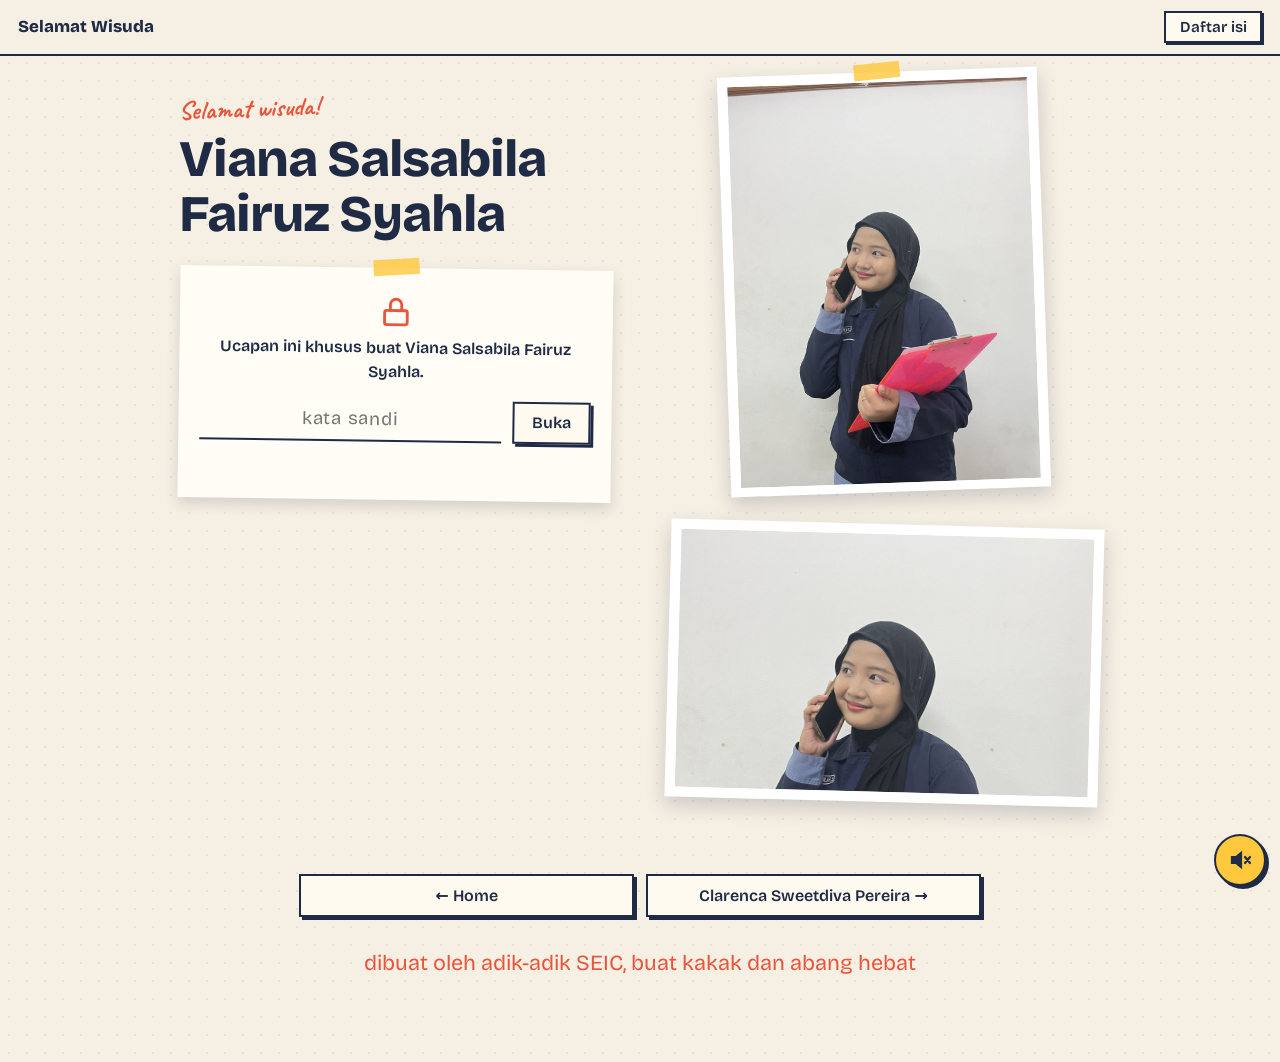
<file: kak-viana.html>
<!DOCTYPE html>
<html lang="id"><head>
<meta charset="UTF-8">
<meta name="viewport" content="width=device-width,initial-scale=1,viewport-fit=cover">
<meta name="description" content="Ucapan selamat wisuda untuk 8 kakak tingkat kami.">
<meta name="theme-color" content="#1a2747">
<meta property="og:title" content="Selamat wisuda, kakak-kakak">
<meta property="og:description" content="Ucapan selamat wisuda untuk 8 kakak tingkat kami.">
<meta property="og:image" content="https://USERNAME.github.io/NAMA-REPO/img/bareng.jpg">
<link rel="icon" href="data:image/svg+xml,%3Csvg xmlns='http://www.w3.org/2000/svg' viewBox='0 0 100 100'%3E%3Crect width='100' height='100' fill='%231f2a44'/%3E%3Ccircle cx='50' cy='50' r='26' fill='%23ffc83d'/%3E%3C/svg%3E">
<link rel="stylesheet" href="style.css">
<title>Selamat wisuda, Kak Viana</title>
</head>
<body data-page="1">
<main class="kating">
<section class="profil">
  <span class="hand">Selamat wisuda!</span>
  <h1 data-nama>Nama Kating 1</h1>
  <!--UCAPAN-->
<div id="kunci" data-iter="200000" data-salt="KAGZxcAX44M075UZEqYTyg==" data-iv="FaugWd1SEDLT5rQn" data-ct="5Kjvh5j6yW6iEzSup/KctCs73VGqjNlQa43zMcfBv9a41ZsJMnI0nY7MdrDmeRM1HDNr2X03Ib8j3MBBXV31zWrBrC4QNHAiGmz+NyY7uJ0LvWRkOcVa29x0asrvsDezJtlFXMGiukj1sJFbCveZVDgFoJERr5BUY2nsXeWookaS1qS9t/wOYhDpEfBHUucO28N6LASvZeQjWRZXX3sp6MSaGKZhSiPyZmXAibkinOd8S1la/xKo8l34vgHAvQE3CF4jL4be6t9DTuYwvtDx05pabIZzoCtgS7i5ECZh0Qe5zicNH/Lu3m2KeDeEvrswTsBch/iGh6GacoOQkFuGwvu0Sbo/OsMPnkYcfQFg2MCQR+ZlIYNAPqekwo7tmDd/Js6S0/n1WKcNDE4FxtNe/gBTa35PCW4kyflte+EmZAAeBaA8EImU5BvYZXbPNvLVVDscmQVPB6Fl/1XeUnJ4UQ6zL7lHlwaP7Ks7r4NpyoRwQx8pB9HQyECQjQcOX59rwME=" data-hint=""></div>
<noscript><p>Halaman ini butuh JavaScript untuk membuka ucapan.</p></noscript>
<!--/UCAPAN-->
</section>
<section class="galeri-kating">
  <figure class="bingkai potret tape"><div class="foto" data-label="img/kating1-potret.jpg"><img fetchpriority="high" decoding="async" src="img/kating1-potret.jpg" alt="Foto potret"></div><!-- <figcaption>caption foto</figcaption> --></figure>
  <figure class="bingkai lanskap"><div class="foto" data-label="img/kating1-lanskap.jpg"><img loading="lazy" decoding="async" src="img/kating1-lanskap.jpg" alt="Foto lanskap"></div><!-- <figcaption>caption foto</figcaption> --></figure>
</section>
</main>
<div class="pager"><a data-prev href="index.html">← Sebelumnya</a><a data-next href="kak-diva.html">Selanjutnya →</a></div>
<script src="script.js"></script>
</body></html>
</file>
<file: style.css>
@font-face{font-family:'Bricolage Grotesque';font-weight:400;font-display:swap;src:url(fonts/bricolage-grotesque-latin-400-normal.woff2) format('woff2')}
@font-face{font-family:'Bricolage Grotesque';font-weight:600;font-display:swap;src:url(fonts/bricolage-grotesque-latin-600-normal.woff2) format('woff2')}
@font-face{font-family:'Bricolage Grotesque';font-weight:800;font-display:swap;src:url(fonts/bricolage-grotesque-latin-800-normal.woff2) format('woff2')}
@font-face{font-family:'Caveat';font-weight:700;font-display:swap;src:url(fonts/caveat-latin-700-normal.woff2) format('woff2')}
:root{--navy:#1f2a44;--paper:#f6efe3;--sun:#ffc83d;--accent:#e8553a;--card:#fffaf0;--a1:#e8553a;--s1:#ffc83d;--p1:#f6efe3;--a2:#17887f;--s2:#ffd166;--p2:#e8f3ee;--a3:#d93f80;--s3:#ffb3d1;--p3:#f9eaf0;--a4:#2f6fe4;--s4:#9cd0ff;--p4:#e8f0fb;--a5:#2f8a41;--s5:#c9e265;--p5:#eef3df;--a6:#c76a00;--s6:#ffd43b;--p6:#f8eddb;--a7:#7a56d6;--s7:#d9c7ff;--p7:#eeeafa;--a8:#c8323c;--s8:#ffb4a2;--p8:#f8e8e5;}
body[data-page="1"]{--accent:var(--a1);--sun:var(--s1);--paper:var(--p1)}
body[data-page="2"]{--accent:var(--a2);--sun:var(--s2);--paper:var(--p2)}
body[data-page="3"]{--accent:var(--a3);--sun:var(--s3);--paper:var(--p3)}
body[data-page="4"]{--accent:var(--a4);--sun:var(--s4);--paper:var(--p4)}
body[data-page="5"]{--accent:var(--a5);--sun:var(--s5);--paper:var(--p5)}
body[data-page="6"]{--accent:var(--a6);--sun:var(--s6);--paper:var(--p6)}
body[data-page="7"]{--accent:var(--a7);--sun:var(--s7);--paper:var(--p7)}
body[data-page="8"]{--accent:var(--a8);--sun:var(--s8);--paper:var(--p8)}
.polaroid:nth-child(1)::before{background:var(--s1)}
.polaroid:nth-child(2)::before{background:var(--s2)}
.polaroid:nth-child(3)::before{background:var(--s3)}
.polaroid:nth-child(4)::before{background:var(--s4)}
.polaroid:nth-child(5)::before{background:var(--s5)}
.polaroid:nth-child(6)::before{background:var(--s6)}
.polaroid:nth-child(7)::before{background:var(--s7)}
.polaroid:nth-child(8)::before{background:var(--s8)}
*{box-sizing:border-box;margin:0}
html{scroll-behavior:smooth}
body{font-family:'Bricolage Grotesque',system-ui,sans-serif;background:var(--paper);background-image:radial-gradient(rgba(31,42,68,.07) 1px,transparent 1px);background-size:18px 18px;color:var(--navy);line-height:1.65;overflow-x:hidden;transition:background-color .3s}
img{max-width:100%;display:block}
.hand{font-family:'Caveat',cursive;font-weight:700}
:focus-visible{outline:3px solid var(--accent);outline-offset:3px}
mark.isi{background:#ffe27a;color:var(--navy);padding:0 .2em;border-radius:2px}
/* nav: daftar isi */
.nav{position:sticky;top:0;z-index:50;background:var(--paper);color:var(--navy);border-bottom:2px solid var(--navy);display:flex;align-items:center;justify-content:space-between;padding:.7rem 1.1rem}
.brand{font-weight:800;font-size:1.05rem;color:var(--navy);text-decoration:none}
.burger{font:600 .95rem 'Bricolage Grotesque',sans-serif;background:var(--card);color:var(--navy);border:2px solid var(--navy);box-shadow:2px 2px 0 var(--navy);padding:.3rem .85rem;cursor:pointer}
.burger[aria-expanded="true"]{transform:translate(2px,2px);box-shadow:none}
.panel{display:none;position:absolute;top:100%;right:.6rem;width:min(30rem,calc(100vw - 1.2rem));margin-top:.5rem;filter:drop-shadow(0 8px 10px rgba(31,42,68,.25));transform:rotate(.6deg);transform-origin:top right}
.panel.open{display:block;animation:turun .2s ease-out}
@keyframes turun{from{opacity:0;translate:0 -8px}}
.menu{list-style:none;background:#fffdf6;padding:.5rem 1.1rem 1.7rem;max-height:calc(100vh - 90px);overflow-y:auto;
 -webkit-mask:linear-gradient(#000 0 0) top/100% calc(100% - 8px) no-repeat,conic-gradient(from -45deg at bottom,#0000,#000 1deg 89deg,#0000 90deg) bottom/16px 8px repeat-x;
 mask:linear-gradient(#000 0 0) top/100% calc(100% - 8px) no-repeat,conic-gradient(from -45deg at bottom,#0000,#000 1deg 89deg,#0000 90deg) bottom/16px 8px repeat-x}
.menu a{display:flex;align-items:baseline;gap:.5rem;padding:.6rem .1rem;color:var(--navy);text-decoration:none;font-weight:600;line-height:1.3}
.menu .nm{min-width:0;overflow-wrap:anywhere;background:linear-gradient(transparent 62%,transparent 62%);background-repeat:no-repeat;transition:background .2s}
.menu a:hover .nm,.menu a.aktif .nm{background:linear-gradient(transparent 58%,var(--sun) 58%)}
.menu .titik{flex:1;min-width:.8rem;border-bottom:2px dotted rgba(31,42,68,.4);transform:translateY(-.25em)}
.menu .hal{font-family:'Caveat',cursive;font-weight:700;font-size:1.4rem;line-height:1}
.menu li:nth-child(2) .hal{color:var(--a1)}
.menu li:nth-child(3) .hal{color:var(--a2)}
.menu li:nth-child(4) .hal{color:var(--a3)}
.menu li:nth-child(5) .hal{color:var(--a4)}
.menu li:nth-child(6) .hal{color:var(--a5)}
.menu li:nth-child(7) .hal{color:var(--a6)}
.menu li:nth-child(8) .hal{color:var(--a7)}
.menu li:nth-child(9) .hal{color:var(--a8)}

/* foto + polaroid */
.foto{background:repeating-linear-gradient(45deg,#e8dcc6,#e8dcc6 10px,#efe5d2 10px,#efe5d2 20px);overflow:hidden;position:relative;display:flex;align-items:center;justify-content:center}
.foto img{width:100%;height:100%;object-fit:cover}
.foto.kosong::after{content:attr(data-label);font-size:.8rem;color:#8a7a5c;text-align:center;padding:.5rem}
.bareng .foto,.bingkai .foto{cursor:zoom-in}.foto.kosong{cursor:default!important}
.tape{position:relative}
.tape::before,.polaroid::before{content:"";position:absolute;top:-9px;left:50%;width:46px;height:16px;background:var(--sun);opacity:.8;transform:translateX(-50%) rotate(-4deg);z-index:1}
/* home */
.hero,.bareng,.galeri,.cerita{max-width:960px;margin-left:auto;margin-right:auto;padding-left:1.2rem;padding-right:1.2rem}
.hero{padding-top:2.6rem;text-align:center;max-width:720px}
.hero .hand{font-size:1.7rem;color:var(--accent);display:inline-block;transform:rotate(-3deg)}
.hero h1{font-size:clamp(2.2rem,9vw,3.8rem);line-height:1.05;margin:.3rem 0 1rem;letter-spacing:-.02em;font-weight:800}
.hero h1 mark{background:var(--sun);padding:0 .25em;border-radius:6px;transform:rotate(-1.5deg);display:inline-block;color:var(--navy)}
.hero p{max-width:30ch;margin:0 auto}
.bingkai,.bareng figure{background:#fff;padding:.6rem;box-shadow:0 8px 20px rgba(31,42,68,.2);position:relative}
.bareng figure{width:min(100%,640px);margin:1.8rem auto 0;transform:rotate(1.2deg)}
.bareng .foto{aspect-ratio:4/3}
figcaption{font-family:'Caveat',cursive;font-weight:700;font-size:1.3rem;text-align:center;padding-top:.3rem;line-height:1.2}
.galeri{display:grid;grid-template-columns:1fr 1fr;gap:1.8rem 1rem;padding-top:2.4rem;padding-bottom:1rem}
@media(min-width:720px){.galeri{grid-template-columns:repeat(4,1fr)}}
.polaroid{background:#fff;padding:.5rem .5rem .3rem;box-shadow:0 6px 16px rgba(31,42,68,.18);text-decoration:none;color:var(--navy);position:relative;transition:transform .25s,box-shadow .25s;animation:naik .5s ease-out both}
.polaroid:nth-child(odd){transform:rotate(-2.5deg)}.polaroid:nth-child(even){transform:rotate(2deg) translateY(10px)}.polaroid:nth-child(3n){transform:rotate(-1deg)}
.polaroid:hover,.polaroid:active{transform:rotate(0) scale(1.04);z-index:2;box-shadow:0 12px 24px rgba(31,42,68,.25)}
.polaroid .foto{aspect-ratio:3/4}
.polaroid span{display:block;text-align:center;font-family:'Caveat',cursive;font-weight:700;font-size:1.2rem;line-height:1.1;padding:.35rem .1rem .25rem;min-height:2.7em;overflow-wrap:anywhere}
.polaroid:nth-child(2){animation-delay:.05s}.polaroid:nth-child(3){animation-delay:.1s}.polaroid:nth-child(4){animation-delay:.15s}.polaroid:nth-child(5){animation-delay:.2s}.polaroid:nth-child(6){animation-delay:.25s}.polaroid:nth-child(7){animation-delay:.3s}.polaroid:nth-child(8){animation-delay:.35s}
@keyframes naik{from{opacity:0;translate:0 14px}}
/* kertas catatan (ucapan + perjalanan) */
.memo{background:#fffdf6;background-image:repeating-linear-gradient(transparent,transparent 1.7rem,rgba(31,42,68,.1) 1.7rem,rgba(31,42,68,.1) calc(1.7rem + 1px));padding:1.4rem 1.3rem .6rem;line-height:1.7rem;box-shadow:0 6px 14px rgba(31,42,68,.16);position:relative;transform:rotate(-.7deg)}
.memo p{margin-bottom:1.7rem}
.cerita{margin-top:3.2rem;margin-bottom:3rem;max-width:680px}
.cerita h2{font-family:'Caveat',cursive;font-size:2.2rem;line-height:1.1;margin-bottom:.4rem;color:var(--accent)}
.cerita .baris b{display:block;font-weight:800;font-size:.95rem}
/* halaman kating */
.profil{padding-top:2rem}
.profil .hand{color:var(--accent);font-size:1.6rem;display:block;transform:rotate(-2deg);width:max-content}
.profil h1{font-size:clamp(2rem,8vw,3.2rem);line-height:1.08;letter-spacing:-.02em;margin:.1rem 0 1.6rem;font-weight:800;overflow-wrap:anywhere}
main.kating{max-width:960px;margin:0 auto;padding:0 1.2rem 1rem;display:grid;gap:1rem}
@media(min-width:900px){main.kating{grid-template-columns:1fr 1fr;gap:3.5rem;align-items:start}}
.galeri-kating{padding-top:1rem}
.bingkai{margin:0 auto 2rem}
.bingkai.potret{width:min(78%,320px);transform:rotate(-2deg)}.bingkai.potret .foto{aspect-ratio:3/4}
.bingkai.lanskap{width:min(100%,540px);transform:rotate(1.5deg)}.bingkai.lanskap .foto{aspect-ratio:16/10}
.pager{display:flex;justify-content:space-between;gap:.8rem;max-width:720px;margin:1.5rem auto 0;padding:0 1.2rem}
.pager a{flex:1;text-align:center;text-decoration:none;color:var(--navy);border:2px solid var(--navy);padding:.6rem .7rem;font-weight:600;background:var(--card);box-shadow:3px 3px 0 var(--navy);line-height:1.25;overflow-wrap:anywhere}
.pager a:active{transform:translate(2px,2px);box-shadow:1px 1px 0 var(--navy)}
.kaki{text-align:center;padding:1.8rem 1rem 5rem;font-size:1.35rem;color:var(--accent)}
/* modal, lightbox, musik */
.modal,.lightbox{position:fixed;inset:0;z-index:100;background:rgba(31,42,68,.84);display:none;align-items:center;justify-content:center;padding:1rem}
.lightbox{z-index:90;background:rgba(20,26,44,.92)}.modal.show,.lightbox.show{display:flex}
.modal canvas{position:absolute;inset:0;width:100%;height:100%;pointer-events:none}
.modal .kotak{position:relative;background:var(--card);border:3px solid var(--navy);border-radius:20px;padding:1.6rem 2rem;text-align:center;box-shadow:8px 8px 0 var(--accent);animation:pop .35s cubic-bezier(.3,1.4,.5,1)}
.modal .kotak b{display:block;font-size:2.2rem;line-height:1.1}
.modal .kotak small{display:block;margin-top:.4rem;opacity:.7}
@keyframes pop{from{transform:scale(.6) rotate(-5deg);opacity:0}}
.lightbox img{max-width:100%;max-height:92vh;border:6px solid #fff;box-shadow:0 10px 40px rgba(0,0,0,.5)}
.musik{position:fixed;right:14px;bottom:14px;z-index:60;width:52px;height:52px;border-radius:50%;border:2px solid var(--navy);background:var(--sun);cursor:pointer;box-shadow:3px 3px 0 var(--navy);display:grid;place-items:center;color:var(--navy)}
.musik svg{width:24px;height:24px}.musik.putar{animation:muter 3s linear infinite}
@keyframes muter{to{transform:rotate(360deg)}}
@media(prefers-reduced-motion:reduce){*{animation:none!important;transition:none!important}}

/* kunci ucapan */
.kunci{background-image:none!important;text-align:center;padding:1.7rem 1.3rem 1.4rem;line-height:1.5;transform:rotate(.8deg)}
.kunci .gembok{width:34px;height:34px;color:var(--accent);margin:0 auto .4rem;display:block}
.kunci-judul{font-weight:600;margin-bottom:1rem!important}
.kunci form{display:flex;gap:.7rem;align-items:stretch}
.kunci input{flex:1;min-width:0;border:0;border-bottom:2px solid var(--navy);background:transparent;font:inherit;font-size:1.15rem;padding:.4rem .2rem;color:var(--navy);text-align:center;letter-spacing:.04em;border-radius:0}
.kunci input:focus{outline:none;border-bottom-color:var(--accent)}
.kunci button{border:2px solid var(--navy);background:var(--card);box-shadow:3px 3px 0 var(--navy);font:600 1rem 'Bricolage Grotesque',sans-serif;padding:.4rem 1.1rem;cursor:pointer;color:var(--navy)}
.kunci button:active{transform:translate(2px,2px);box-shadow:1px 1px 0 var(--navy)}
.kunci button:disabled{opacity:.5}
.kunci p.kunci-pesan{min-height:1.6em;margin:.7rem 0 0;color:#b3261e;font-size:.95rem;line-height:1.5}
.kunci p.kunci-hint{margin:0;font-size:.9rem;color:rgba(31,42,68,.7);line-height:1.5}
.kunci.salah{animation:getar .3s}
@keyframes getar{25%{translate:-5px 0}75%{translate:5px 0}}
.memo.terbuka{animation:naik .4s ease-out both}
.memo p[dir="rtl"]{text-align:right}

/* judul lagu */
.judul-lagu{position:fixed;right:76px;bottom:20px;z-index:60;max-width:calc(100vw - 96px);background:var(--card);border:2px solid var(--navy);box-shadow:2px 2px 0 var(--navy);padding:.25rem .65rem;line-height:1.25;opacity:0;translate:10px 0;transition:opacity .3s,translate .3s;pointer-events:none}
.judul-lagu.tampil{opacity:1;translate:0 0}
.judul-lagu b,.judul-lagu span{display:block;white-space:nowrap;overflow:hidden;text-overflow:ellipsis}
.judul-lagu b{font-size:.85rem;font-weight:800}
.judul-lagu span{font-size:.75rem;color:rgba(31,42,68,.7)}
.konfeti{position:fixed;inset:0;width:100%;height:100%;pointer-events:none;z-index:95}
</file>
